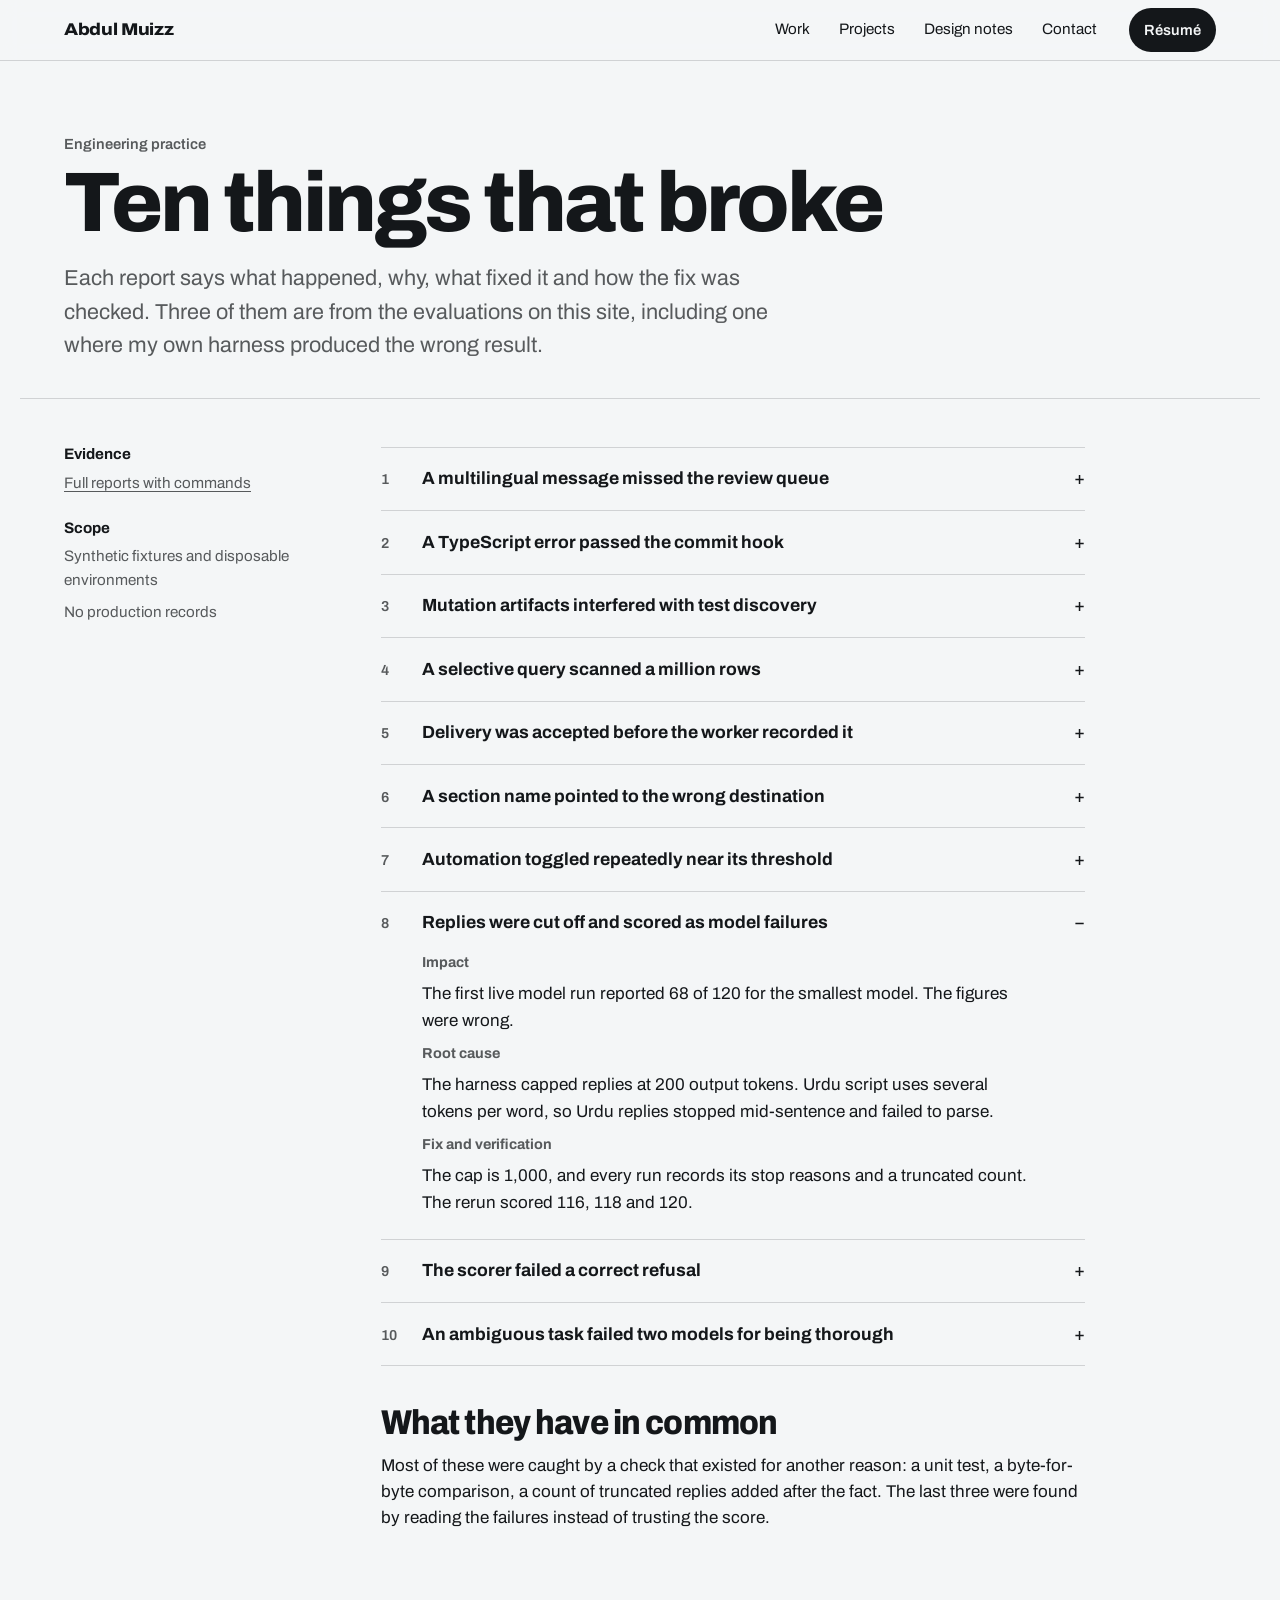
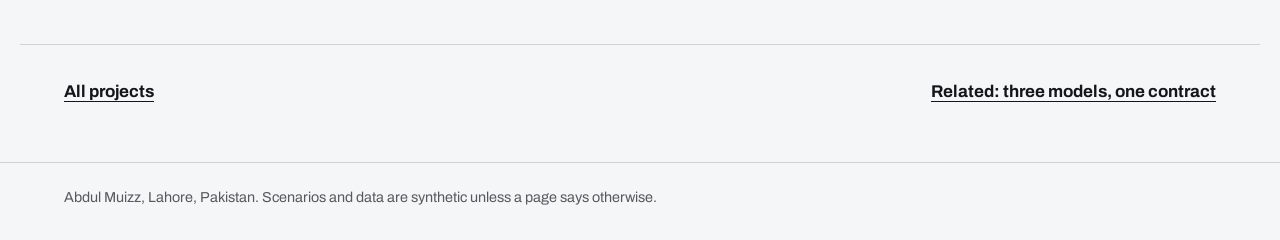
<file: incidents.html>
<!doctype html>
<html lang="en">
<head>
  <meta charset="utf-8">
  <meta name="viewport" content="width=device-width, initial-scale=1">
  <meta name="description" content="Ten engineering incident reports: impact, root cause, fix and verification.">
  <meta name="theme-color" content="#f4f6f7">
  <meta property="og:type" content="website">
  <meta property="og:title" content="Ten things that broke | Abdul Muizz">
  <meta property="og:description" content="Ten engineering incident reports: impact, root cause, fix and verification.">
  <meta property="og:url" content="https://muiizz.github.io/engineering-portfolio/incidents.html">
  <meta property="og:image" content="https://muiizz.github.io/engineering-portfolio/assets/preview.png">
  <meta name="twitter:card" content="summary_large_image">
  <link rel="icon" href="assets/favicon.svg" type="image/svg+xml">
  <title>Ten things that broke | Abdul Muizz</title>
  <link rel="preconnect" href="https://fonts.googleapis.com"><link rel="preconnect" href="https://fonts.gstatic.com" crossorigin><link rel="stylesheet" href="https://fonts.googleapis.com/css2?family=Archivo:wdth,wght@62..125,100..900&family=Noto+Nastaliq+Urdu:wght@400;600&display=swap">
  <link rel="stylesheet" href="style.css">
  
</head>
<body>
  <a class="skip" href="#main">Skip to content</a>
  <header class="top">
    <nav class="wrap" aria-label="Main navigation">
      <a class="brand" href="index.html">Abdul Muizz</a>
      <div class="links"><a href="index.html#work">Work</a><a href="index.html#projects">Projects</a><a href="index.html#design">Design notes</a><a href="index.html#contact">Contact</a></div>
      <a class="cv" href="resume.html">Résumé</a>
    </nav>
  </header>
  <main id="main">

    <section class="page-hero wrap">
      <p class="kind">Engineering practice</p>
      <h1 class="kin">Ten things that broke</h1>
      <p class="lede">Each report says what happened, why, what fixed it and how the fix was checked. Three of them are from the evaluations on this site, including one where my own harness produced the wrong result.</p>
    </section>
    <div class="body wrap">
      <aside class="facts">
        <h2>Evidence</h2>
        <ul><li><a href="https://github.com/muiizz/engineering-portfolio/tree/main/labs/incidents">Full reports with commands</a></li></ul>
        <h2>Scope</h2>
        <ul><li>Synthetic fixtures and disposable environments</li><li>No production records</li></ul>
      </aside>
      <article class="prose">
        <details class="report"><summary><span>1</span>A multilingual message missed the review queue</summary><dl><dt>Impact</dt><dd>The baseline missed seven of ten review-worthy fixtures.</dd><dt>Root cause</dt><dd>Three English phrases did not cover Roman Urdu and Urdu wording.</dd><dt>Fix and verification</dt><dd>Six translated phrases and normalised punctuation and Urdu characters. Missed reviews fell from seven to one, with one false alert when a matched phrase was followed by a denial.</dd></dl></details>
        <details class="report"><summary><span>2</span>A TypeScript error passed the commit hook</summary><dl><dt>Impact</dt><dd>An invalid type assignment was committed in a disposable repository.</dd><dt>Root cause</dt><dd>The fast commit hook checks secrets and Python only. Full compilation happens at the push gate and in CI.</dd><dt>Fix and verification</dt><dd>Type checking stays in both the push gate and CI, so a local bypass does not remove the server-side check. The faulty push exited 1 at TypeScript.</dd></dl></details>
        <details class="report"><summary><span>3</span>Mutation artifacts interfered with test discovery</summary><dl><dt>Impact</dt><dd>pytest discovered both the real tests and copies emitted by the mutation tool.</dd><dt>Root cause</dt><dd>Test discovery started at the repository root and included the mutation work directory.</dd><dt>Fix and verification</dt><dd>Discovery is scoped to the tests directory, and the ordinary gate is rerun after a mutation run.</dd></dl></details>
        <details class="report"><summary><span>4</span>A selective query scanned a million rows</summary><dl><dt>Impact</dt><dd>A weekly dashboard query returning 96 rows took a median of 67.169 ms.</dd><dt>Root cause</dt><dd>The primary key did not serve the tenant and date filters.</dd><dt>Fix and verification</dt><dd>A composite index on tenant and date. The median fell to 0.126 ms and both ordered exports matched byte for byte.</dd></dl></details>
        <details class="report"><summary><span>5</span>Delivery was accepted before the worker recorded it</summary><dl><dt>Impact</dt><dd>A provider accepted a delivery, then the worker failed before marking it sent, and the next worker tried again.</dd><dt>Root cause</dt><dd>The provider and the local database have separate commit boundaries. A local lock cannot make both commits atomic.</dd><dt>Fix and verification</dt><dd>Retry with the same event ID, which the provider uses as a unique key. The test asserts one delivery and no duplicate.</dd></dl></details>
        <details class="report"><summary><span>6</span>A section name pointed to the wrong destination</summary><dl><dt>Impact</dt><dd>The same display name meant position two one year and position one the next, so a name match would move a student to the wrong section.</dd><dt>Root cause</dt><dd>A display label is editable and is not an identity.</dd><dt>Fix and verification</dt><dd>Select by grade, year and stable position, with a uniqueness constraint on those three.</dd></dl></details>
        <details class="report"><summary><span>7</span>Automation toggled repeatedly near its threshold</summary><dl><dt>Impact</dt><dd>A reading alternating between 49 and 51 requested 11 switches in 12 samples against a single threshold of 50.</dd><dt>Root cause</dt><dd>One switching threshold turned ordinary variation into repeated state changes.</dd><dt>Fix and verification</dt><dd>A deadband: on at 55 and above, off at 45 and below, and a command only on transition. An offline replay produced zero transitions.</dd></dl></details>
        <details class="report" open><summary><span>8</span>Replies were cut off and scored as model failures</summary><dl><dt>Impact</dt><dd>The first live model run reported 68 of 120 for the smallest model. The figures were wrong.</dd><dt>Root cause</dt><dd>The harness capped replies at 200 output tokens. Urdu script uses several tokens per word, so Urdu replies stopped mid-sentence and failed to parse.</dd><dt>Fix and verification</dt><dd>The cap is 1,000, and every run records its stop reasons and a truncated count. The rerun scored 116, 118 and 120.</dd></dl></details>
        <details class="report"><summary><span>9</span>The scorer failed a correct refusal</summary><dl><dt>Impact</dt><dd>Two replies failed in each run although they had the right route and declined to promise a refund.</dd><dt>Root cause</dt><dd>The scorer banned the phrase “guaranteed refund” wherever it appeared.</dd><dt>Fix and verification</dt><dd>It now looks for a negating word near the phrase. Rescoring moved that model from 118 to 120. It is still a heuristic.</dd></dl></details>
        <details class="report"><summary><span>10</span>An ambiguous task failed two models for being thorough</summary><dl><dt>Impact</dt><dd>The two larger models failed the same agent task in all three runs.</dd><dt>Root cause</dt><dd>Asked when a guest checks in, they found the date and then searched for a time of day. The task was ambiguous and the scorer required exactly one tool call.</dd><dt>Fix and verification</dt><dd>Not yet applied: score required and forbidden calls separately, and count extra harmless calls as cost. The result is published as recorded.</dd></dl></details>
        <h2>What they have in common</h2>
        <p>Most of these were caught by a check that existed for another reason: a unit test, a byte-for-byte comparison, a count of truncated replies added after the fact. The last three were found by reading the failures instead of trusting the score.</p>
      </article>
    </div>
    <nav class="next wrap" aria-label="More case studies"><a href="index.html#projects">All projects</a><a href="live-eval.html">Related: three models, one contract</a></nav>
  </main>
  <footer class="foot"><div class="wrap">Abdul Muizz, Lahore, Pakistan. Scenarios and data are synthetic unless a page says otherwise.</div></footer>
</body>
</html>
</file>
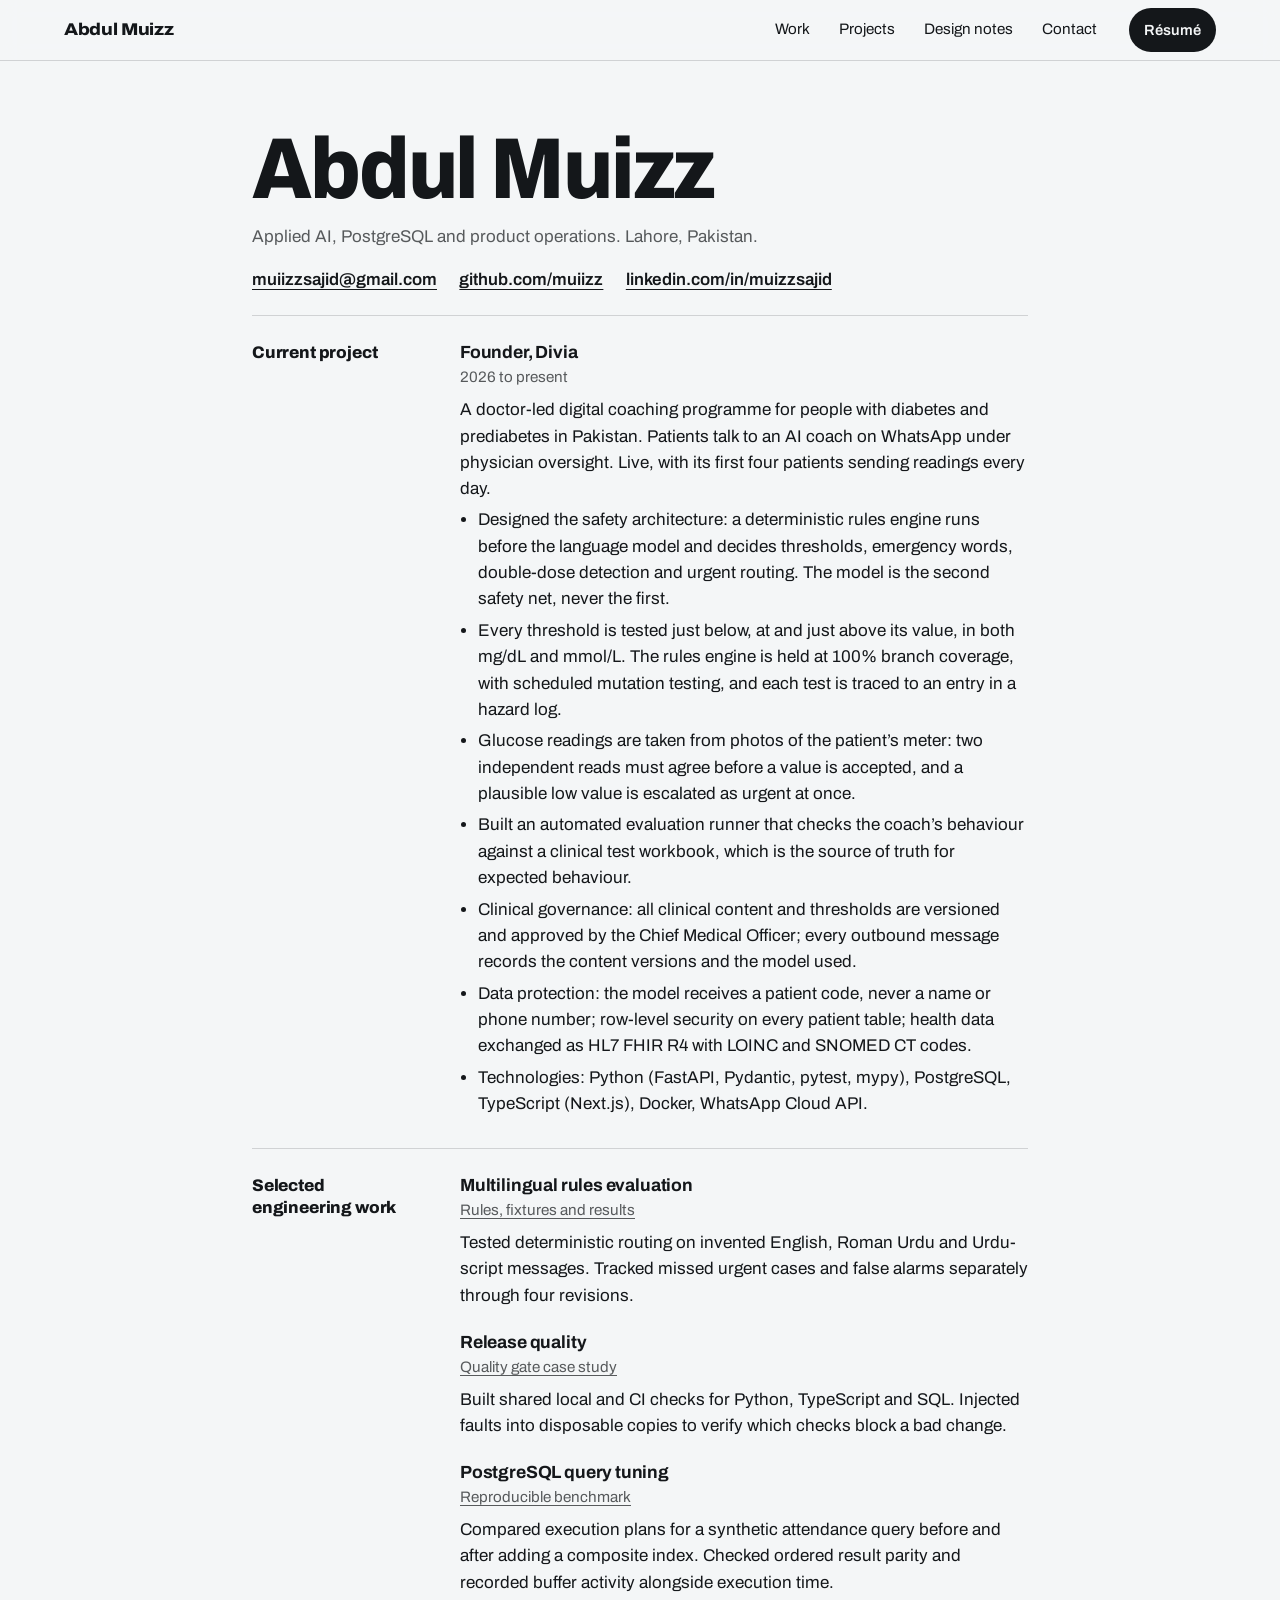
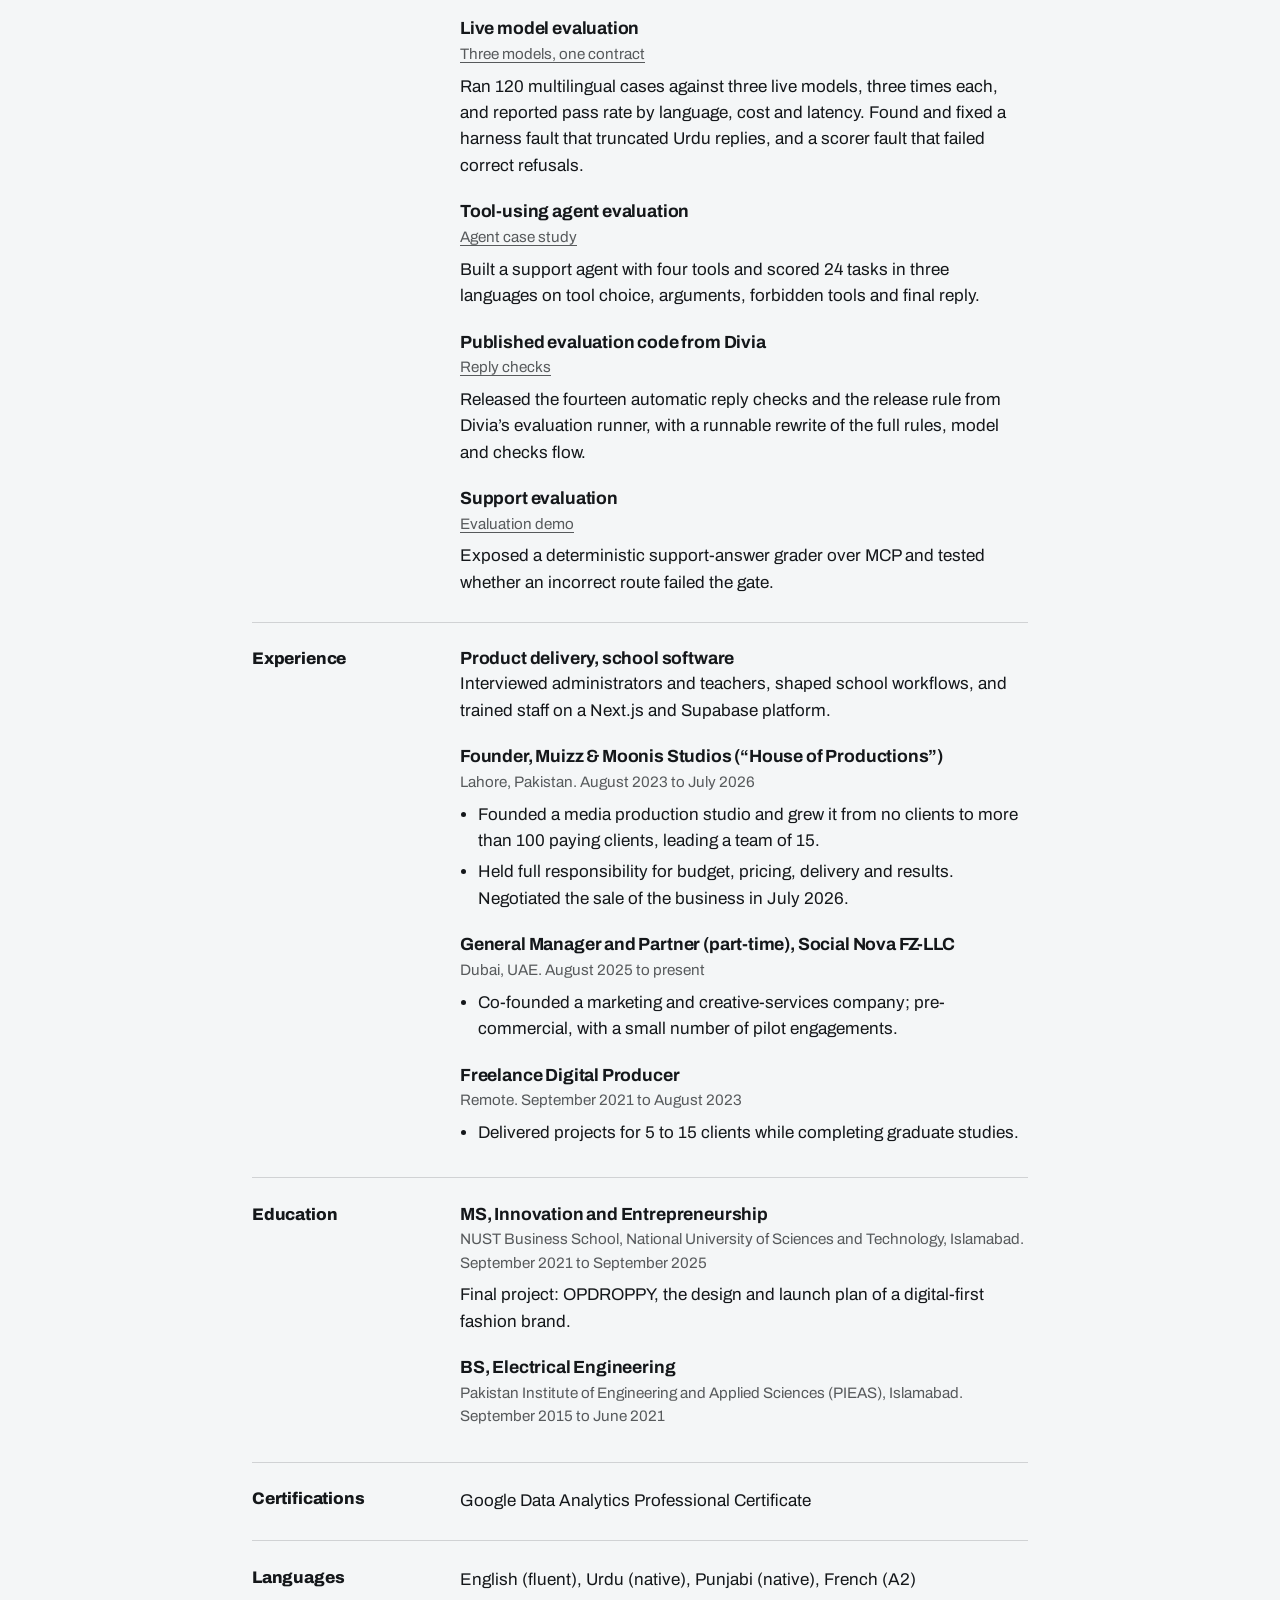
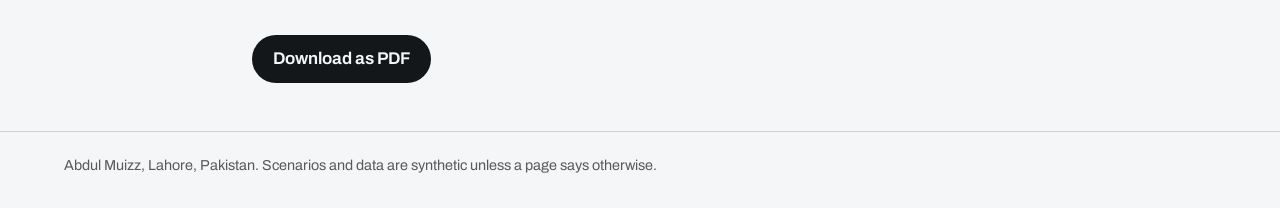
<file: resume.html>
<!doctype html>
<html lang="en">
<head>
  <meta charset="utf-8">
  <meta name="viewport" content="width=device-width, initial-scale=1">
  <meta name="description" content="Résumé of Abdul Muizz: applied AI, PostgreSQL and product operations.">
  <meta name="theme-color" content="#f4f6f7">
  <meta property="og:type" content="website">
  <meta property="og:title" content="Abdul Muizz | Engineering résumé">
  <meta property="og:description" content="Résumé of Abdul Muizz: applied AI, PostgreSQL and product operations.">
  <meta property="og:url" content="https://muiizz.github.io/engineering-portfolio/resume.html">
  <meta property="og:image" content="https://muiizz.github.io/engineering-portfolio/assets/preview.png">
  <meta name="twitter:card" content="summary_large_image">
  <link rel="icon" href="assets/favicon.svg" type="image/svg+xml">
  <title>Abdul Muizz | Engineering résumé</title>
  <link rel="preconnect" href="https://fonts.googleapis.com"><link rel="preconnect" href="https://fonts.gstatic.com" crossorigin><link rel="stylesheet" href="https://fonts.googleapis.com/css2?family=Archivo:wdth,wght@62..125,100..900&family=Noto+Nastaliq+Urdu:wght@400;600&display=swap">
  <link rel="stylesheet" href="style.css">
  
</head>
<body>
  <a class="skip" href="#main">Skip to content</a>
  <header class="top">
    <nav class="wrap" aria-label="Main navigation">
      <a class="brand" href="index.html">Abdul Muizz</a>
      <div class="links"><a href="index.html#work">Work</a><a href="index.html#projects">Projects</a><a href="index.html#design">Design notes</a><a href="index.html#contact">Contact</a></div>
      <a class="cv" href="resume.html">Résumé</a>
    </nav>
  </header>
  <main id="main">

    <div class="wrap cv-page">
    <header class="cv-head">
      <h1>Abdul Muizz</h1>
      <p>Applied AI, PostgreSQL and product operations. Lahore, Pakistan.</p>
      <ul>
        <li><a href="mailto:muiizzsajid@gmail.com">muiizzsajid@gmail.com</a></li>
        <li><a href="https://github.com/muiizz">github.com/muiizz</a></li>
        <li><a href="https://www.linkedin.com/in/muizzsajid/">linkedin.com/in/muizzsajid</a></li>
      </ul>
    </header>
    <section class="cv-sec"><h2>Current project</h2><div>
      <div class="job"><h3>Founder, Divia</h3><p class="when">2026 to present</p><p>A doctor-led digital coaching programme for people with diabetes and prediabetes in Pakistan. Patients talk to an AI coach on WhatsApp under physician oversight. Live, with its first four patients sending readings every day.</p><ul><li>Designed the safety architecture: a deterministic rules engine runs before the language model and decides thresholds, emergency words, double-dose detection and urgent routing. The model is the second safety net, never the first.</li><li>Every threshold is tested just below, at and just above its value, in both mg/dL and mmol/L. The rules engine is held at 100% branch coverage, with scheduled mutation testing, and each test is traced to an entry in a hazard log.</li><li>Glucose readings are taken from photos of the patient’s meter: two independent reads must agree before a value is accepted, and a plausible low value is escalated as urgent at once.</li><li>Built an automated evaluation runner that checks the coach’s behaviour against a clinical test workbook, which is the source of truth for expected behaviour.</li><li>Clinical governance: all clinical content and thresholds are versioned and approved by the Chief Medical Officer; every outbound message records the content versions and the model used.</li><li>Data protection: the model receives a patient code, never a name or phone number; row-level security on every patient table; health data exchanged as HL7 FHIR R4 with LOINC and SNOMED CT codes.</li><li>Technologies: Python (FastAPI, Pydantic, pytest, mypy), PostgreSQL, TypeScript (Next.js), Docker, WhatsApp Cloud API.</li></ul></div>
    </div></section>
    <section class="cv-sec"><h2>Selected engineering work</h2><div>
      <div class="job"><h3>Multilingual rules evaluation</h3><p class="when"><a href="https://github.com/muiizz/llm-safety-rules-engine">Rules, fixtures and results</a></p><p>Tested deterministic routing on invented English, Roman Urdu and Urdu-script messages. Tracked missed urgent cases and false alarms separately through four revisions.</p></div>
      <div class="job"><h3>Release quality</h3><p class="when"><a href="quality-gate.html">Quality gate case study</a></p><p>Built shared local and CI checks for Python, TypeScript and SQL. Injected faults into disposable copies to verify which checks block a bad change.</p></div>
      <div class="job"><h3>PostgreSQL query tuning</h3><p class="when"><a href="postgres.html">Reproducible benchmark</a></p><p>Compared execution plans for a synthetic attendance query before and after adding a composite index. Checked ordered result parity and recorded buffer activity alongside execution time.</p></div>
      <div class="job"><h3>Live model evaluation</h3><p class="when"><a href="live-eval.html">Three models, one contract</a></p><p>Ran 120 multilingual cases against three live models, three times each, and reported pass rate by language, cost and latency. Found and fixed a harness fault that truncated Urdu replies, and a scorer fault that failed correct refusals.</p></div>
      <div class="job"><h3>Tool-using agent evaluation</h3><p class="when"><a href="agent.html">Agent case study</a></p><p>Built a support agent with four tools and scored 24 tasks in three languages on tool choice, arguments, forbidden tools and final reply.</p></div>
      <div class="job"><h3>Published evaluation code from Divia</h3><p class="when"><a href="divia-checks.html">Reply checks</a></p><p>Released the fourteen automatic reply checks and the release rule from Divia’s evaluation runner, with a runnable rewrite of the full rules, model and checks flow.</p></div>
      <div class="job"><h3>Support evaluation</h3><p class="when"><a href="support-eval.html">Evaluation demo</a></p><p>Exposed a deterministic support-answer grader over MCP and tested whether an incorrect route failed the gate.</p></div>
    </div></section>
    <section class="cv-sec"><h2>Experience</h2><div>
      <div class="job"><h3>Product delivery, school software</h3><p>Interviewed administrators and teachers, shaped school workflows, and trained staff on a Next.js and Supabase platform.</p></div>
      <div class="job"><h3>Founder, Muizz &amp; Moonis Studios (“House of Productions”)</h3><p class="when">Lahore, Pakistan. August 2023 to July 2026</p><ul><li>Founded a media production studio and grew it from no clients to more than 100 paying clients, leading a team of 15.</li><li>Held full responsibility for budget, pricing, delivery and results. Negotiated the sale of the business in July 2026.</li></ul></div>
      <div class="job"><h3>General Manager and Partner (part-time), Social Nova FZ-LLC</h3><p class="when">Dubai, UAE. August 2025 to present</p><ul><li>Co-founded a marketing and creative-services company; pre-commercial, with a small number of pilot engagements.</li></ul></div>
      <div class="job"><h3>Freelance Digital Producer</h3><p class="when">Remote. September 2021 to August 2023</p><ul><li>Delivered projects for 5 to 15 clients while completing graduate studies.</li></ul></div>
    </div></section>
    <section class="cv-sec"><h2>Education</h2><div>
      <div class="job"><h3>MS, Innovation and Entrepreneurship</h3><p class="when">NUST Business School, National University of Sciences and Technology, Islamabad. September 2021 to September 2025</p><p>Final project: OPDROPPY, the design and launch plan of a digital-first fashion brand.</p></div>
      <div class="job"><h3>BS, Electrical Engineering</h3><p class="when">Pakistan Institute of Engineering and Applied Sciences (PIEAS), Islamabad. September 2015 to June 2021</p></div>
    </div></section>
    <section class="cv-sec"><h2>Certifications</h2><div><p>Google Data Analytics Professional Certificate</p></div></section>
    <section class="cv-sec"><h2>Languages</h2><div><p>English (fluent), Urdu (native), Punjabi (native), French (A2)</p></div></section>
    <div class="cv-actions"><a class="btn" href="assets/Abdul-Muizz-resume.pdf">Download as PDF</a></div>
    </div>
  </main>
  <footer class="foot"><div class="wrap">Abdul Muizz, Lahore, Pakistan. Scenarios and data are synthetic unless a page says otherwise.</div></footer>
</body>
</html>
</file>
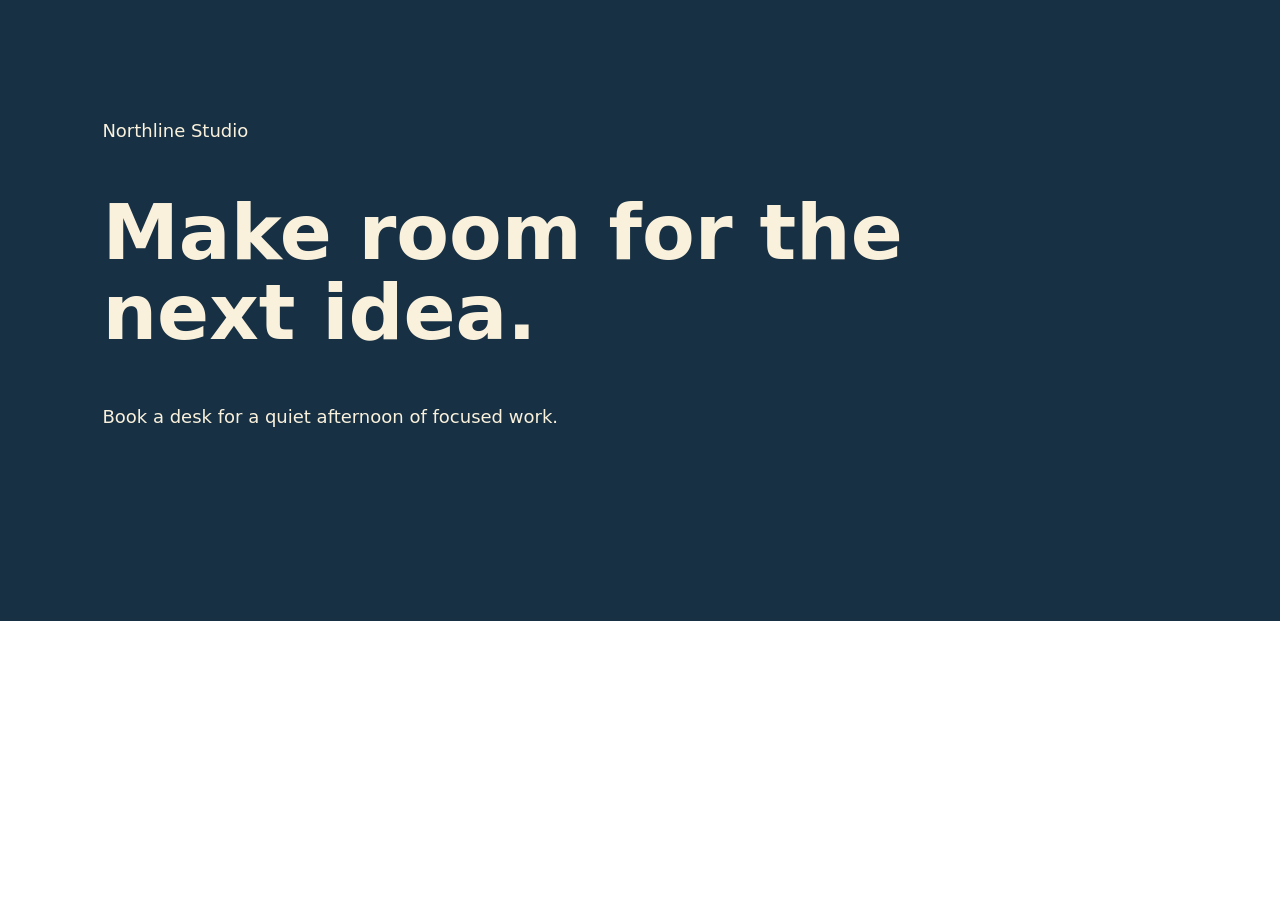
<file: labs/creative-flow/example.html>
<!doctype html>
<html lang="en">
<meta charset="utf-8">
<meta name="viewport" content="width=device-width, initial-scale=1">
<title>Northline Studio campaign card</title>
<style>
body { margin: 0; font: 1.125rem system-ui; }
main { padding: clamp(2rem, 8vw, 7rem); min-height: 26rem;
  background: #173044; color: #FAF1DC; }
h1 { max-width: 15ch; font-size: clamp(2rem, 6vw, 5rem); line-height: 1.05; }
</style>
<main>
  <p>Northline Studio</p>
  <h1>Make room for the next idea.</h1>
  <p>Book a desk for a quiet afternoon of focused work.</p>
</main>
</html>
</file>
<file: style.css>
/* Light table: a contact sheet for engineering evidence. */
:root {
  /* Two base colours and one accent. Every other tone is a mix of the two bases. */
  --paper: #f4f6f7;
  --ink: #14171a;
  --accent: #ee4a30;
  --ink-2: color-mix(in srgb, var(--ink) 90%, var(--paper));
  --ink-3: color-mix(in srgb, var(--ink) 74%, var(--paper));
  --ink-soft: color-mix(in srgb, var(--ink) 70%, var(--paper));
  --paper-dim: color-mix(in srgb, var(--paper) 72%, var(--ink));
  --line: color-mix(in srgb, var(--ink) 16%, var(--paper));
  --sans: 'Archivo', 'Helvetica Neue', Arial, sans-serif;
  --urdu: 'Noto Nastaliq Urdu', 'Noto Naskh Arabic', serif;
  --pad: clamp(18px, 4vw, 44px);
}
@view-transition { navigation: auto; }
* { box-sizing: border-box; }
html { -webkit-text-size-adjust: 100%; scroll-behavior: smooth; }
html.lenis, html.lenis body { height: auto; }
html.lenis.lenis-smooth { scroll-behavior: auto !important; }
.lenis.lenis-stopped { overflow: hidden; }
body {
  margin: 0; background: var(--paper); color: var(--ink);
  font: 400 1.0625rem/1.55 var(--sans); font-variation-settings: 'wdth' 100;
}
::selection { background: var(--ink); color: var(--paper); }
a { color: inherit; text-decoration-thickness: 1px; text-underline-offset: .22em; }
a:hover { text-decoration-thickness: 2px; }
:focus-visible { outline: 3px solid var(--accent); outline-offset: 3px; border-radius: 2px; }
h1, h2, h3, p, figure { margin: 0; }
h1, h2, h3 { text-wrap: balance; letter-spacing: -.025em; line-height: 1.02; }
button, input, textarea { font: inherit; color: inherit; }
[lang="ur"] { font-family: var(--urdu); line-height: 2.1; letter-spacing: 0; }
.wrap { max-width: 1240px; margin-inline: auto; padding-inline: var(--pad); }
.skip { position: absolute; left: 12px; top: 12px; z-index: 9; padding: .6rem .9rem; background: var(--ink); color: var(--paper); transform: translateY(-300%); }
.skip:focus { transform: none; }

/* Navigation */
.top { position: sticky; top: 0; z-index: 5; background: color-mix(in srgb, var(--paper) 88%, transparent); backdrop-filter: blur(10px); border-bottom: 1px solid var(--line); }
.top nav { display: flex; align-items: center; gap: clamp(.6rem, 2.5vw, 2rem); min-height: 60px; flex-wrap: wrap; }
.top a { text-decoration: none; display: inline-flex; align-items: center; min-height: 44px; }
.top a:hover { text-decoration: underline; }
.top .links a[aria-current] { box-shadow: inset 0 -2px 0 var(--ink); }
.brand { font-weight: 800; font-variation-settings: 'wdth' 112; letter-spacing: -.02em; margin-right: auto; }
.top .links { display: flex; gap: clamp(.9rem, 2.5vw, 1.8rem); font-size: .95rem; }
.top .cv { padding: 0 .95rem; background: var(--ink); color: var(--paper); border-radius: 999px; font-weight: 600; font-size: .92rem; }
.top .cv:hover { background: var(--ink-soft); text-decoration: none; }

/* Kinetic headline */
.kin { font-weight: 800; font-size: clamp(2.05rem, 7.7vw, 7.2rem); line-height: .92; letter-spacing: -.035em; text-wrap: nowrap; }
.kin .w { display: inline-block; white-space: nowrap; }
.kin .c { display: inline-block; font-variation-settings: 'wdth' var(--wd, 100), 'wght' var(--wt, 800); will-change: font-variation-settings; }
.kin.settle .c { transition: font-variation-settings .9s cubic-bezier(.2,.8,.2,1); transition-delay: calc(var(--i) * 22ms); }
.kin.pre .c { --wd: 62; --wt: 300; }

.hero { padding-block: clamp(2.8rem, 8vw, 6.5rem) clamp(2.4rem, 6vw, 4.5rem); }
.hero-grid { display: grid; grid-template-columns: minmax(0, 34rem) auto; justify-content: space-between; align-items: end; gap: 1.5rem 3rem; margin-top: clamp(1.6rem, 4vw, 3rem); }
.hero-grid p { font-size: clamp(1.05rem, 1.5vw, 1.25rem); color: var(--ink-soft); }
.hero-grid p + p { margin-top: .8rem; }
.hero-grid .hero-actions { display: flex; flex-wrap: wrap; gap: .7rem; margin-top: 1.6rem; }
.btn.quiet { background: none; color: var(--ink); box-shadow: inset 0 0 0 1.5px var(--ink); }
.btn.quiet:hover { background: var(--ink); color: var(--paper); }
.btn { display: inline-flex; align-items: center; min-height: 48px; padding: 0 1.3rem; border-radius: 999px; background: var(--ink); color: var(--paper); font-weight: 650; text-decoration: none; border: 0; cursor: pointer; }
.btn:hover { background: var(--ink-soft); }
.btn:disabled { opacity: .55; cursor: default; }

.band { padding-block: clamp(2.6rem, 7vw, 5.5rem); border-top: 1px solid var(--line); scroll-margin-top: 70px; }
.band > h2, .band-head h2 { font-size: clamp(1.9rem, 4.6vw, 3.6rem); font-weight: 800; font-variation-settings: 'wdth' 88; margin-bottom: clamp(1.4rem, 3vw, 2.4rem); }
.sub { color: var(--ink-soft); max-width: 46rem; margin: -1rem 0 2rem; }

/* A take: story beside a live frame */
.take { display: grid; grid-template-columns: minmax(0, 5fr) minmax(0, 7fr); gap: clamp(1.2rem, 4vw, 3.5rem); align-items: start; padding-block: clamp(1.6rem, 4vw, 3rem); }
.take + .take { border-top: 1px solid var(--line); }
.take.flip { grid-template-columns: minmax(0, 7fr) minmax(0, 5fr); }
.take.flip .take-story { order: 2; }
.take-story { position: sticky; top: 90px; }
.kind { color: var(--ink-soft); font-size: .92rem; font-weight: 600; margin-bottom: .6rem; }
.take h3 { font-size: clamp(1.6rem, 3.3vw, 2.7rem); font-weight: 800; font-variation-settings: 'wdth' 92; margin-bottom: .9rem; }
.take-story p { max-width: 44ch; }
.take-story p + p { margin-top: .8rem; }
.more { display: inline-flex; align-items: center; min-height: 44px; margin-top: .8rem; font-weight: 700; color: var(--ink); }

/* Film frame: where every demo lives */
.frame { position: relative; background: var(--ink); color: var(--paper); border-radius: 6px; padding: 30px clamp(14px, 2.6vw, 30px); min-width: 0; }
.frame::before, .frame::after { content: ''; position: absolute; left: 12px; right: 12px; height: 7px; background: repeating-linear-gradient(90deg, var(--paper) 0 10px, transparent 10px 26px); opacity: .92; }
.frame::before { top: 10px; } .frame::after { bottom: 10px; }
.edge { display: flex; flex-wrap: wrap; justify-content: space-between; gap: .2rem 1rem; color: var(--paper-dim); font-size: .8rem; font-weight: 600; font-variation-settings: 'wdth' 78; letter-spacing: .02em; margin-bottom: 1rem; }
.frame p.note { color: var(--paper-dim); font-size: .84rem; margin-top: .9rem; max-width: 62ch; }
.frame a { color: var(--paper); }
.seg { display: inline-flex; flex-wrap: wrap; gap: 4px; padding: 4px; background: var(--ink-2); border-radius: 26px; }
.seg button { min-height: 44px; min-width: 44px; padding: 0 .95rem; border: 0; border-radius: 999px; background: transparent; color: var(--paper-dim); font-weight: 650; cursor: pointer; }
.seg button:hover { color: var(--paper); }
.seg button[aria-pressed="true"] { background: var(--paper); color: var(--ink); }
.frame .btn { background: var(--paper); color: var(--ink); }
.frame .btn:hover { background: var(--paper-dim); }
.frame .btn.ghost { background: transparent; color: var(--paper); box-shadow: inset 0 0 0 1.5px var(--ink-3); }
.frame .btn.ghost:hover { box-shadow: inset 0 0 0 1.5px var(--paper); }
.row { display: flex; flex-wrap: wrap; align-items: center; gap: .7rem 1rem; }
.big { font-size: clamp(2.2rem, 6vw, 4.4rem); font-weight: 800; font-variation-settings: 'wdth' 80; line-height: .95; letter-spacing: -.02em; font-variant-numeric: tabular-nums; }
.big small { display: block; font-size: .92rem; font-weight: 500; letter-spacing: 0; color: var(--paper-dim); font-variation-settings: 'wdth' 100; margin-top: .35rem; line-height: 1.3; }
.is-red { color: var(--accent); } .is-wax { color: var(--paper); }

/* Takes demo (safety rules) */
.readouts .big, .tally .big { font-size: clamp(1.7rem, 3.3vw, 3rem); white-space: nowrap; }
.readouts .big small, .tally .big small { white-space: normal; }
.readouts { display: grid; grid-template-columns: repeat(3, minmax(0, 1fr)); gap: 1rem 1.4rem; margin: 1.3rem 0; }
.langs { display: grid; grid-template-columns: repeat(3, minmax(0, 1fr)); gap: 1.1rem 1.4rem; }
.lang h4 { margin: 0 0 .5rem; font-size: .9rem; font-weight: 650; color: var(--paper); display: flex; justify-content: space-between; gap: .5rem; align-items: baseline; }
.lang h4 span:last-child { color: var(--paper-dim); font-weight: 500; font-variant-numeric: tabular-nums; }
.dots { display: grid; grid-template-columns: repeat(10, 1fr); gap: 4px; margin-bottom: 10px; }
.dots.r { grid-template-columns: repeat(9, 1fr); width: 90%; }
.dots i { aspect-ratio: 1; border-radius: 50%; background: var(--ink-3); transition: background .35s, box-shadow .35s, transform .35s; transition-delay: calc(var(--n) * 9ms); }
.dots i.found { background: var(--paper); }
.dots i.miss { background: transparent; box-shadow: inset 0 0 0 2px var(--accent); }
.dots i.false { background: transparent; box-shadow: inset 0 0 0 2px var(--paper); border-radius: 2px; transform: rotate(45deg) scale(.78); }
.legend { display: flex; flex-wrap: wrap; gap: .3rem 1.1rem; font-size: .82rem; color: var(--paper-dim); margin-top: .8rem; }
.legend span { display: inline-flex; align-items: center; gap: .4rem; }
.legend i { width: 11px; height: 11px; border-radius: 50%; background: var(--ink-3); display: inline-block; }
.legend i.found { background: var(--paper); } .legend i.miss { background: none; box-shadow: inset 0 0 0 2px var(--accent); } .legend i.false { background: none; box-shadow: inset 0 0 0 2px var(--paper); border-radius: 2px; transform: rotate(45deg) scale(.78); }
.change { font-size: 1rem; color: var(--paper); min-height: 3.1em; max-width: 60ch; }

/* Scan demo (PostgreSQL) */
.lanes { display: grid; grid-template-columns: 1fr 1fr; gap: 1.2rem; margin-top: 1.1rem; }
.lane h4 { margin: 0 0 .45rem; font-size: .92rem; font-weight: 650; }
.lane canvas { display: block; width: 100%; aspect-ratio: 16 / 9; background: var(--ink-2); border-radius: 3px; }
.lane .big { margin-top: .7rem; font-size: clamp(1.8rem, 4.6vw, 3.3rem); }
.cases { margin-bottom: .4rem; }

/* Gate demo */
.checks { display: grid; gap: .7rem; margin: .4rem 0 1.2rem; }
.check { display: flex; flex-wrap: wrap; align-items: center; justify-content: space-between; gap: .5rem 1rem; padding-bottom: .7rem; border-bottom: 1px solid var(--ink-3); }
.check strong { font-size: 1.1rem; font-weight: 650; }
.term { background: var(--ink-2); border-radius: 4px; padding: 1rem 1.1rem; font-size: .98rem; overflow-wrap: anywhere; }
.term .cmd { color: var(--paper-dim); }
.term .out { font-weight: 700; font-size: clamp(1.15rem, 2.4vw, 1.5rem); margin: .35rem 0; line-height: 1.25; }
.term.pass .out { color: var(--paper); } .term.block .out { color: var(--accent); }
.barrier { position: relative; height: 54px; margin: 1.1rem 0 .9rem; }
.barrier::before { content: ''; position: absolute; left: 0; bottom: 0; width: 12px; height: 54px; background: var(--ink-3); border-radius: 2px; }
.barrier i { position: absolute; left: 6px; bottom: 30px; width: min(78%, 420px); height: 10px; border-radius: 2px; transform-origin: 0 50%; transition: transform .6s cubic-bezier(.3,1.4,.5,1); background: repeating-linear-gradient(90deg, var(--accent) 0 22px, var(--paper) 22px 44px); }
.barrier.open i { transform: scaleX(.07); background: var(--paper); }
.barrier.jolt i { animation: jolt .32s; }
@keyframes jolt { 30% { transform: rotate(-7deg); } 60% { transform: rotate(2deg); } }
.faults { display: flex; flex-wrap: wrap; gap: 6px; margin: .8rem 0; }
.chip { min-height: 44px; padding: 0 .85rem; border-radius: 4px; border: 0; background: var(--ink-2); color: var(--paper); cursor: pointer; font-size: .9rem; text-align: left; }
.chip:hover { background: var(--ink-3); }
.chip[aria-pressed="true"] { background: var(--paper); color: var(--ink); font-weight: 650; }
.chip.bad { box-shadow: inset 0 -3px 0 var(--accent); }
.verdict { background: var(--ink-2); border-radius: 4px; padding: 1rem 1.1rem; min-height: 6.2em; }
.verdict strong { display: block; font-size: 1.2rem; margin-bottom: .2rem; }

/* Router and grader demos */
.field { display: grid; gap: .4rem; margin: .9rem 0; }
.field label, .lab { font-size: .88rem; font-weight: 600; color: var(--paper-dim); }
.field textarea, .field input[type=text] { width: 100%; background: var(--ink-2); color: var(--paper); border: 1.5px solid var(--ink-3); border-radius: 4px; padding: .75rem .9rem; font-size: 1.05rem; resize: vertical; }
.field textarea:focus, .field input[type=text]:focus { outline: none; border-color: var(--paper); }
.toggle { display: inline-flex; align-items: center; gap: .55rem; min-height: 44px; cursor: pointer; }
.toggle input { width: 20px; height: 20px; accent-color: var(--paper); }
.bins { display: grid; grid-template-columns: 1fr 1fr; gap: 10px; margin-top: 1rem; }
.bin { border: 1.5px dashed var(--ink-3); border-radius: 4px; padding: .9rem; min-height: 8.4em; transition: border-color .25s, background .25s; }
.bin h4 { margin: 0 0 .5rem; font-size: .95rem; color: var(--paper-dim); font-weight: 650; }
.bin.on { border-style: solid; border-color: var(--paper); background: var(--ink-2); }
.bin.on.review { border-color: var(--accent); }
.bin.on h4 { color: var(--paper); }
.slip { background: var(--paper); color: var(--ink); border-radius: 3px; padding: .55rem .7rem; font-size: .95rem; animation: drop .38s cubic-bezier(.3,1.5,.5,1); overflow-wrap: anywhere; }
.slip mark { background: none; color: inherit; font-weight: 700; box-shadow: inset 0 -3px 0 var(--accent); }
.slip small { display: block; color: var(--ink-soft); margin-top: .3rem; font-size: .8rem; }
@keyframes drop { from { transform: translateY(-14px) rotate(-1.5deg); opacity: 0; } }
.tally { display: grid; grid-template-columns: repeat(3, minmax(0, 1fr)); gap: 1rem; margin-top: 1.2rem; }
.kv { font-size: .92rem; color: var(--paper-dim); margin-top: .8rem; }
.kv b { color: var(--paper); font-weight: 650; }
.pass-fail { display: grid; gap: .3rem; margin-top: .6rem; }
.pass-fail span::before { content: '○ '; }
.pass-fail span.ok::before { content: '● '; color: var(--paper); }
.pass-fail span.no::before { content: '✕ '; color: var(--accent); }

/* Queue demo */
.q-grid { display: grid; grid-template-columns: 1.2fr 1fr 1fr; gap: 12px; margin-top: 1rem; }
.q-col { background: var(--ink-2); border-radius: 4px; padding: .8rem; min-height: 13rem; min-width: 0; }
.q-col h4 { margin: 0 0 .6rem; font-size: .9rem; font-weight: 650; color: var(--paper-dim); display: flex; justify-content: space-between; }
.q-list { display: flex; flex-wrap: wrap; gap: 5px; align-content: flex-start; }
.job-chip { font-size: .8rem; padding: .28rem .5rem; border-radius: 3px; background: var(--ink-3); color: var(--paper); font-variant-numeric: tabular-nums; }
.job-chip.held { background: var(--paper); color: var(--ink); }
.job-chip.bad { box-shadow: inset 0 -3px 0 var(--accent); }
.q-msg { min-height: 3em; margin-top: .9rem; color: var(--paper); }
/* Roles demo */
.rows { display: grid; gap: 6px; margin: 1rem 0; }
.rowline { display: grid; grid-template-columns: 5.5rem 4.5rem 1fr auto; gap: .8rem; align-items: center; background: var(--ink-2); border-radius: 4px; padding: .5rem .8rem; min-height: 56px; font-variant-numeric: tabular-nums; }
.rowline.hidden { background: none; box-shadow: inset 0 0 0 1.5px var(--ink-3); color: var(--paper-dim); grid-template-columns: 1fr; font-size: .9rem; }
.rowline .btn { min-height: 44px; padding: 0 1rem; }

.rowline.step { grid-template-columns: minmax(0, 1fr); align-items: start; padding: .8rem; }
.rowline.step.off { background: none; box-shadow: inset 0 0 0 1.5px var(--ink-3); color: var(--paper-dim); }
.rowline.step.stop { box-shadow: inset 3px 0 0 var(--accent); }
.pair { display: grid; grid-template-columns: repeat(2, minmax(0, 1fr)); gap: 12px; }

details.report { border-top: 1px solid var(--line); padding: .2rem 0; }
details.report:last-of-type { border-bottom: 1px solid var(--line); }
details.report summary { cursor: pointer; padding: .9rem 0; font-weight: 700; font-size: 1.1rem; list-style: none; display: flex; gap: 1rem; align-items: baseline; }
details.report summary::-webkit-details-marker { display: none; }
details.report summary::after { content: '+'; margin-left: auto; font-weight: 500; }
details.report[open] summary::after { content: '\2212'; }
details.report summary span { color: var(--ink-soft); font-weight: 600; font-size: .9rem; min-width: 1.6rem; }
details.report dl { margin: 0 0 1.2rem 2.6rem; display: grid; gap: .5rem; }
details.report dt { font-weight: 700; font-size: .9rem; color: var(--ink-soft); }
details.report dd { margin: 0; max-width: 62ch; }

/* Notes and background */
.notes { display: grid; grid-template-columns: repeat(3, minmax(0, 1fr)); gap: 1.6rem clamp(1.4rem, 4vw, 3rem); margin: 0; }
.notes dt { font-weight: 750; font-size: 1.1rem; letter-spacing: -.01em; margin-bottom: .3rem; }
.notes dd { margin: 0; color: var(--ink-soft); }
.swatches { display: flex; gap: 0; margin: 0 0 2rem; border: 1px solid var(--line); border-radius: 6px; overflow: hidden; max-width: 40rem; }
.swatches div { padding: .9rem 1rem; font-size: .88rem; font-weight: 600; font-variant-numeric: tabular-nums; }
.swatches .a { flex: 12; background: var(--paper); }
.swatches .b { flex: 7; background: var(--ink); color: var(--paper); }
.swatches .c { flex: 1; min-width: 5.2rem; background: var(--accent); color: var(--ink); }
.two-up { display: grid; grid-template-columns: repeat(auto-fit, minmax(min(100%, 17rem), 1fr)); gap: 1.6rem clamp(1.4rem, 5vw, 4rem); }
.two-up h3 { font-size: clamp(1.3rem, 2.4vw, 1.8rem); font-weight: 800; font-variation-settings: 'wdth' 92; margin-bottom: .6rem; }
.two-up p { color: var(--ink-soft); max-width: 46ch; }

/* Contact sheet */
.badge { font-size: .72rem; font-weight: 700; padding: .12rem .5rem; border-radius: 999px; background: var(--paper); color: var(--ink); font-variation-settings: 'wdth' 100; }
.badge.plain { background: none; color: var(--paper-dim); box-shadow: inset 0 0 0 1px var(--ink-3); font-weight: 600; }
.sheet { display: grid; grid-template-columns: repeat(3, minmax(0, 1fr)); gap: 3px; background: var(--ink); padding: 26px 10px; border-radius: 6px; position: relative; }
.sheet::before, .sheet::after { content: ''; position: absolute; left: 12px; right: 12px; height: 7px; background: repeating-linear-gradient(90deg, var(--paper) 0 10px, transparent 10px 26px); }
.sheet::before { top: 9px; } .sheet::after { bottom: 9px; }
.cell { position: relative; display: grid; grid-template-rows: auto 1fr; color: var(--paper); text-decoration: none; padding: 10px; }
.cell svg { display: block; width: 100%; height: auto; aspect-ratio: 3 / 2; background: var(--ink-2); border-radius: 2px; transition: opacity .25s; opacity: .72; }
.cell .cap { padding: .7rem .15rem .5rem; }
.cell .no { display: flex; flex-wrap: wrap; align-items: center; gap: .5rem; color: var(--paper-dim); font-size: .78rem; font-weight: 600; font-variation-settings: 'wdth' 78; }
.cell strong { display: block; font-size: 1.08rem; font-weight: 700; line-height: 1.2; margin: .15rem 0 .25rem; }
.cell .cap span { color: var(--paper-dim); font-size: .88rem; line-height: 1.4; display: block; }
.cell::after { content: ''; position: absolute; inset: 3px; border: 2.5px solid var(--accent); border-radius: 22px 30px 18px 34px / 30px 18px 34px 20px; transform: rotate(-.7deg); clip-path: inset(0 100% 0 0); transition: clip-path .45s ease-out; pointer-events: none; }
.cell:hover::after, .cell:focus-visible::after { clip-path: inset(0 0 0 0); }
.cell:hover svg, .cell:focus-visible svg { opacity: 1; }
.cell:focus-visible { outline: none; }

.sheet.two { grid-template-columns: repeat(2, minmax(0, 1fr)); }
.contact { display: flex; flex-wrap: wrap; align-items: end; justify-content: space-between; gap: 1.2rem 2rem; }
.contact h2 { margin: 0; font-size: clamp(2.2rem, 7vw, 5.5rem); font-weight: 800; font-variation-settings: 'wdth' 84; }
.contact ul { list-style: none; padding: 0; margin: 0; display: flex; flex-wrap: wrap; gap: .4rem 1.6rem; font-weight: 650; font-size: 1.1rem; }
.contact li a { display: inline-flex; min-height: 44px; align-items: center; }
.foot { border-top: 1px solid var(--line); padding-block: 1.4rem 2rem; color: var(--ink-soft); font-size: .9rem; }

/* Case study pages */
.page-hero { padding-block: clamp(2.2rem, 6vw, 4.5rem) clamp(1.4rem, 3vw, 2.2rem); }
.page-hero .kin { font-size: clamp(2.1rem, 6.6vw, 5.6rem); text-wrap: balance; white-space: normal; }
.lede { font-size: clamp(1.1rem, 1.7vw, 1.35rem); color: var(--ink-soft); max-width: 46rem; margin-top: 1.2rem; }
.stage { padding-bottom: clamp(2rem, 5vw, 3.5rem); }
.stage .frame + .frame { margin-top: 1.2rem; }
.body { display: grid; grid-template-columns: minmax(0, 15rem) minmax(0, 44rem); gap: 1.5rem clamp(2rem, 6vw, 5rem); padding-bottom: clamp(3rem, 8vw, 6rem); border-top: 1px solid var(--line); padding-top: clamp(1.8rem, 4vw, 3rem); }
.facts { font-size: .95rem; color: var(--ink-soft); align-self: start; position: sticky; top: 90px; }
.facts h2 { font-size: .95rem; letter-spacing: 0; color: var(--ink); margin: 0 0 .3rem; font-weight: 700; }
.facts ul { list-style: none; padding: 0; margin: 0 0 1.3rem; }
.facts li { padding: .28rem 0; }
.prose h2 { font-size: clamp(1.5rem, 2.8vw, 2.15rem); font-weight: 800; font-variation-settings: 'wdth' 90; margin: 2.4rem 0 .8rem; }
.prose h2:first-child { margin-top: 0; }
.prose p { margin-bottom: 1rem; }
.prose code, .prose pre { font-family: ui-monospace, 'SF Mono', Menlo, Consolas, monospace; font-size: .9em; }
.prose pre { background: var(--ink); color: var(--paper); padding: 1rem 1.1rem; border-radius: 4px; overflow: auto; }
.scroll { overflow-x: auto; margin-bottom: 1rem; }
table { border-collapse: collapse; width: 100%; font-variant-numeric: tabular-nums; font-size: .95rem; }
caption { text-align: left; color: var(--ink-soft); font-size: .9rem; padding-bottom: .5rem; }
th, td { text-align: left; padding: .6rem .7rem .6rem 0; border-bottom: 1px solid var(--line); vertical-align: top; }
thead th { font-size: .85rem; color: var(--ink-soft); font-weight: 600; }
.next { display: flex; flex-wrap: wrap; justify-content: space-between; gap: 1rem; border-top: 1px solid var(--line); padding-block: 1.6rem 3rem; font-weight: 700; }
.next a { display: inline-flex; min-height: 44px; align-items: center; }

/* Resume */
.cv-page { max-width: 54rem; }
.cv-head { padding-block: clamp(2rem, 6vw, 4rem) 1.4rem; }
.cv-head h1 { font-size: clamp(2.6rem, 8vw, 5.4rem); font-weight: 800; font-variation-settings: 'wdth' 92; }
.cv-head p { color: var(--ink-soft); margin-top: .7rem; }
.cv-head ul { list-style: none; padding: 0; margin: 1rem 0 0; display: flex; flex-wrap: wrap; gap: .3rem 1.4rem; font-weight: 600; }
.cv-sec { display: grid; grid-template-columns: 11rem minmax(0, 1fr); gap: .8rem 2rem; border-top: 1px solid var(--line); padding-block: 1.6rem; }
.cv-sec > h2 { font-size: 1.05rem; font-weight: 800; letter-spacing: -.01em; line-height: 1.3; }
.job + .job { margin-top: 1.4rem; }
.job h3 { font-size: 1.1rem; font-weight: 700; letter-spacing: -.01em; line-height: 1.3; }
.job .when { color: var(--ink-soft); font-size: .95rem; margin: .1rem 0 .45rem; }
.job ul { margin: .3rem 0 0; padding-left: 1.1rem; }
.job li { margin-bottom: .32rem; }
.cv-actions { padding-block: 1rem 3rem; }

@media (max-width: 900px) {
  .take, .take.flip, .body { grid-template-columns: minmax(0, 1fr); }
  .take.flip .take-story { order: 0; }
  .take-story, .facts { position: static; }
  .sheet { grid-template-columns: repeat(2, minmax(0, 1fr)); }
  .notes { grid-template-columns: repeat(2, minmax(0, 1fr)); }
  .hero-grid { grid-template-columns: minmax(0, 1fr); justify-content: start; }
}
@media (max-width: 620px) {
  .top nav { padding-block: .3rem; }
  .top .links { order: 3; flex: 0 0 100%; justify-content: space-between; border-top: 1px solid var(--line); }
  .langs { grid-template-columns: minmax(0, 1fr); }
  .lang { display: grid; grid-template-columns: 1fr; }
  .dots { grid-template-columns: repeat(15, 1fr); }
  .dots.r { grid-template-columns: repeat(15, 1fr); width: 100%; }
  .readouts, .tally { grid-template-columns: 1fr 1fr; }
  .lanes, .bins { grid-template-columns: minmax(0, 1fr); }
  .sheet, .sheet.two { grid-template-columns: minmax(0, 1fr); }
  .q-grid, .notes, .two-up { grid-template-columns: minmax(0, 1fr); }
  details.report dl { margin-left: 0; }
  .rowline { grid-template-columns: 4.6rem 3.6rem 1fr; }
  .rowline .btn { grid-column: 1 / -1; justify-content: center; }
  .cell { grid-template-columns: 38% 1fr; grid-template-rows: auto; gap: 12px; align-items: center; }
  .cell .cap { padding: 0; }
  .cv-sec { grid-template-columns: minmax(0, 1fr); }
  .frame { border-radius: 0; margin-inline: calc(var(--pad) * -1); }
}
@media (prefers-reduced-motion: reduce) {
  html { scroll-behavior: auto; }
  *, *::before, *::after { transition: none !important; animation: none !important; }
  @view-transition { navigation: none; }
}
@media print {
  .top, .cv-actions, .skip { display: none; }
  body { background: var(--paper); font-size: 10.5pt; }
  .cv-sec { padding-block: .8rem; grid-template-columns: 8.5rem 1fr; }
  .cv-head { padding-block: 0 .6rem; }
  .cv-head h1 { font-size: 30pt; }
  a { text-decoration: none; }
  .job, .cv-sec > h2 { break-inside: avoid; }
}
</file>
